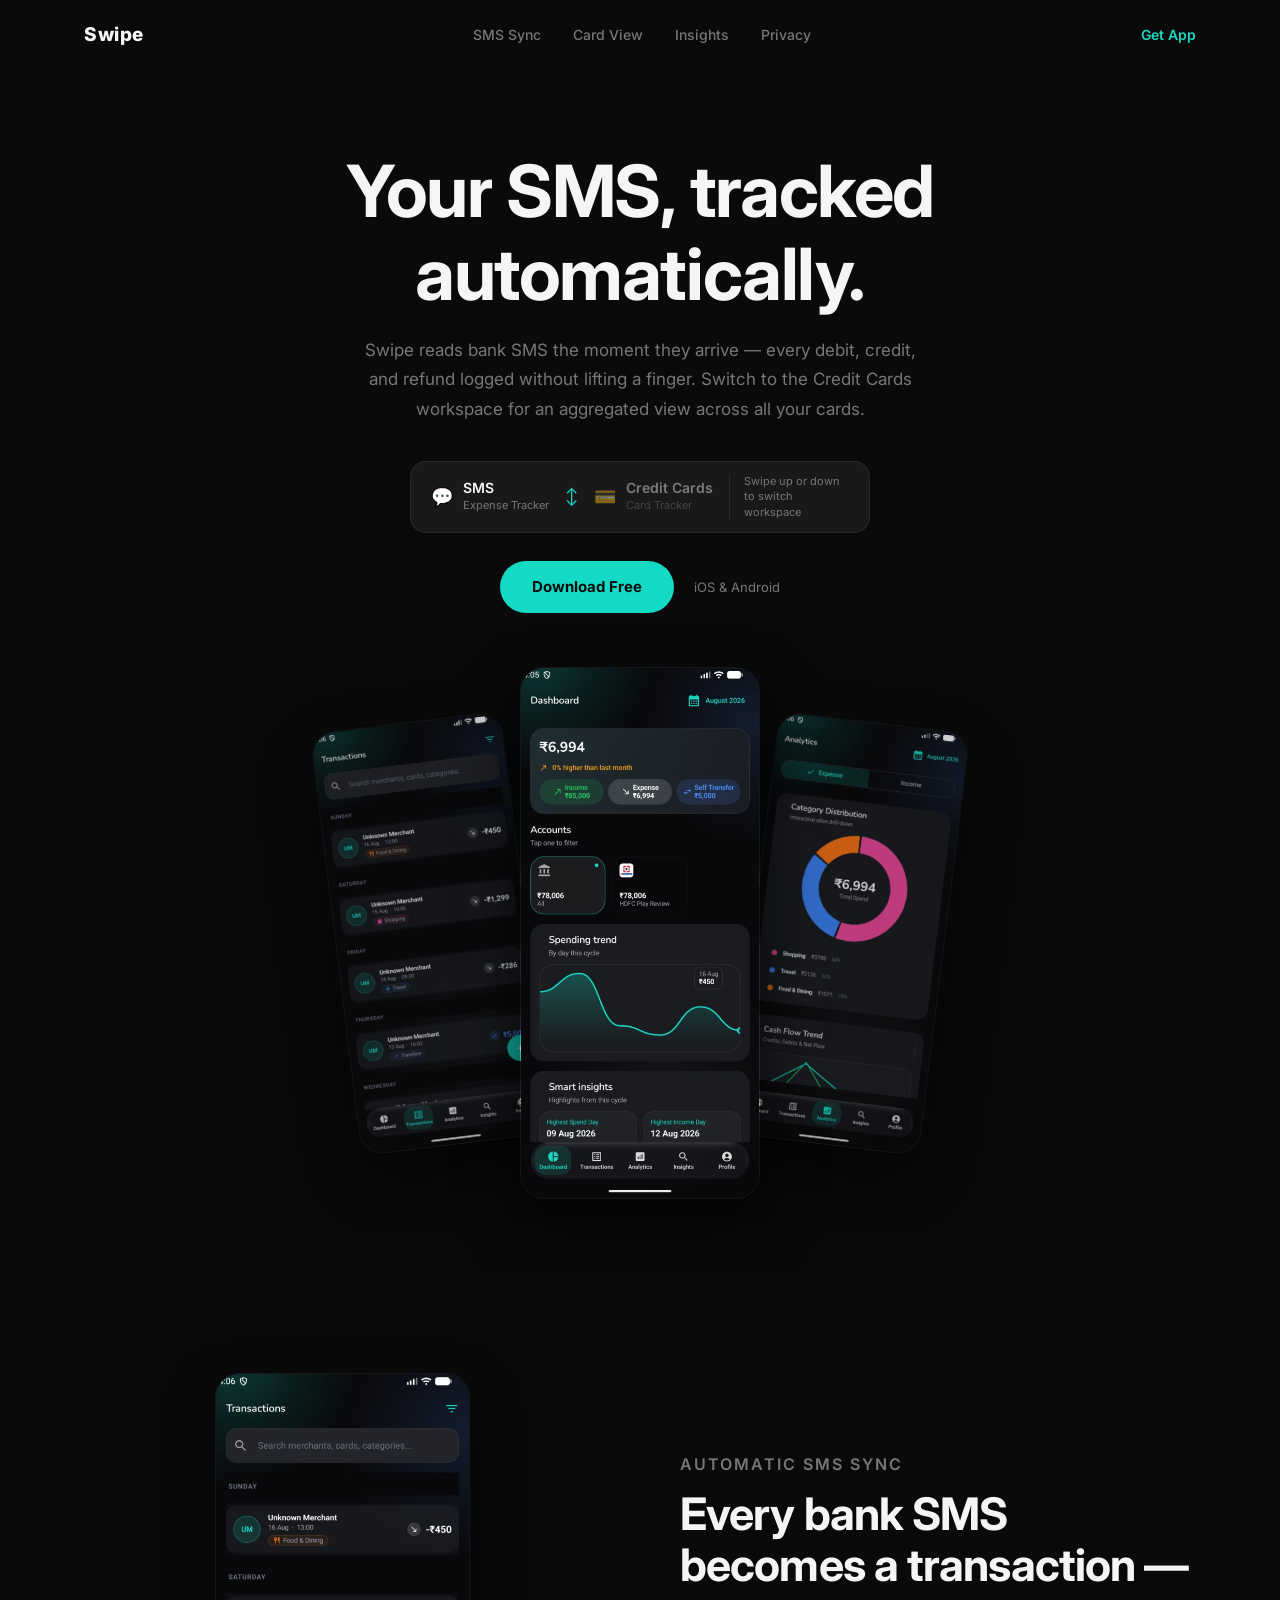
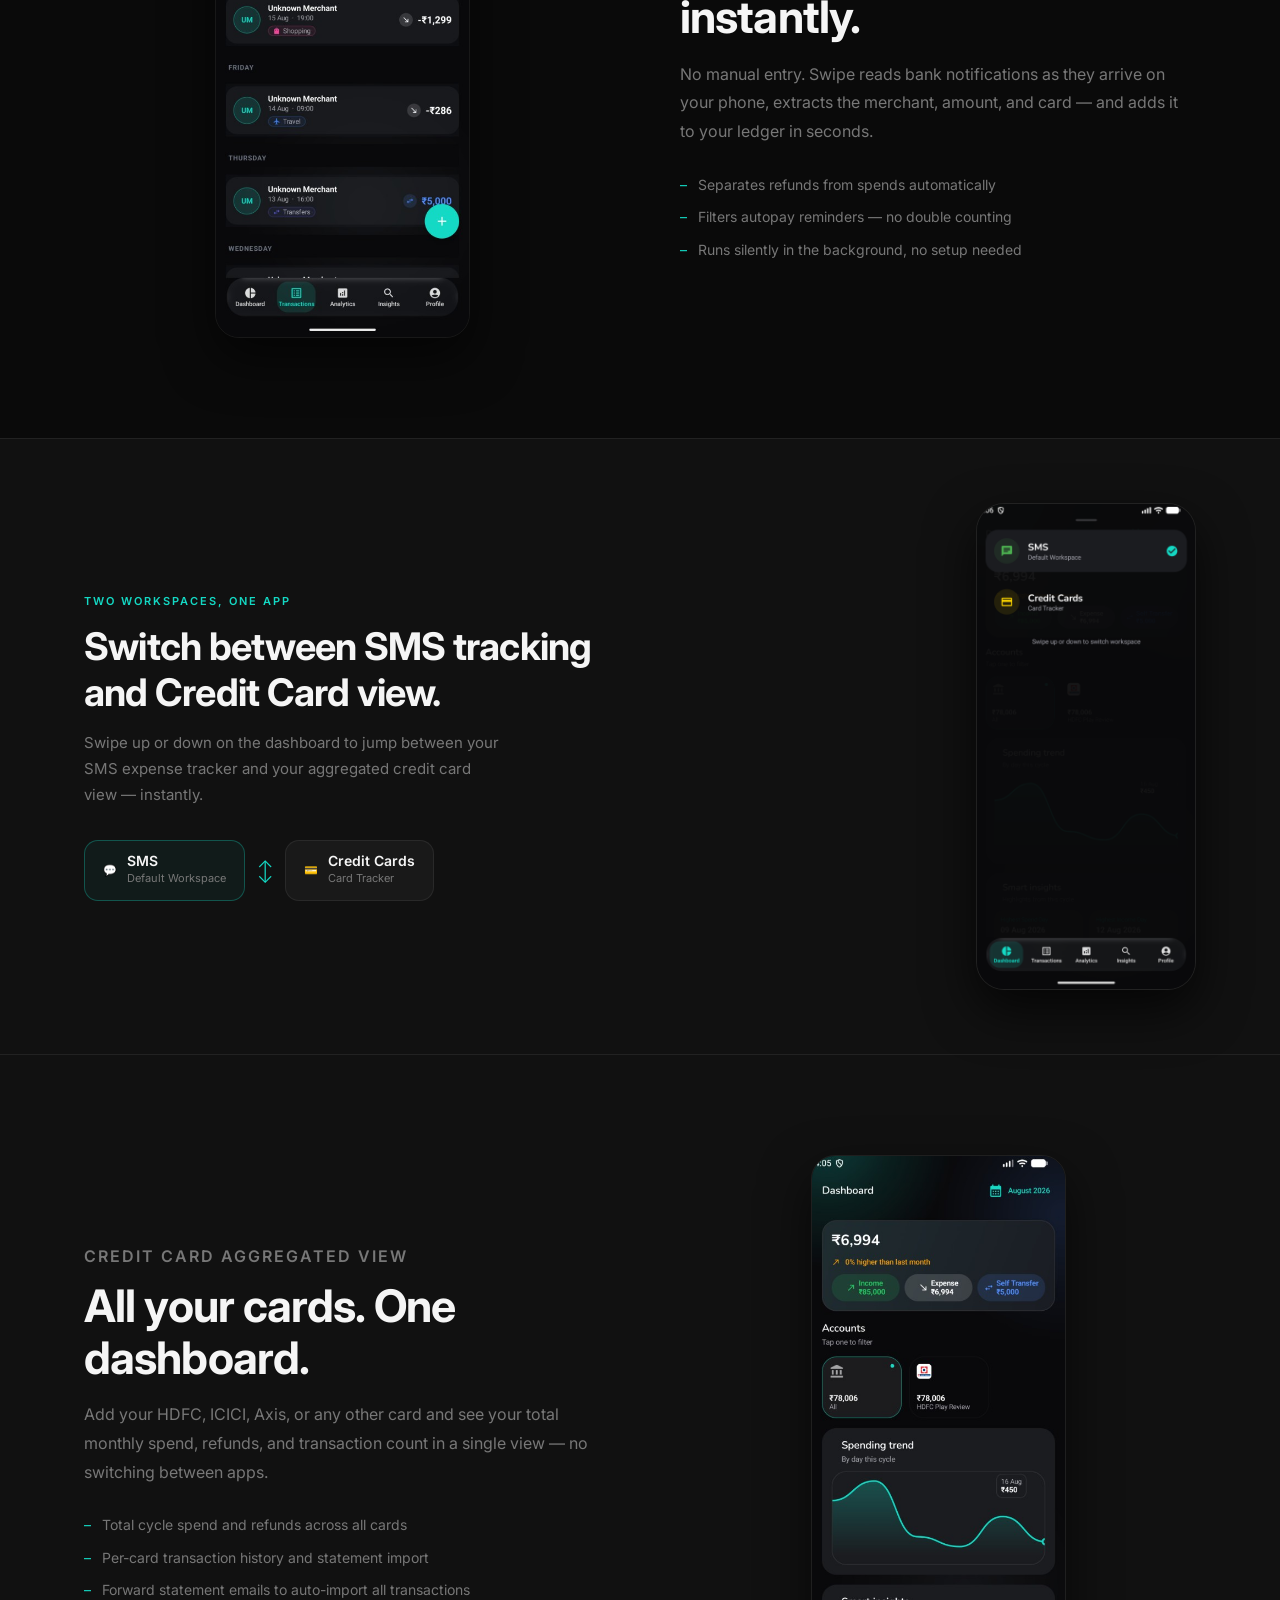
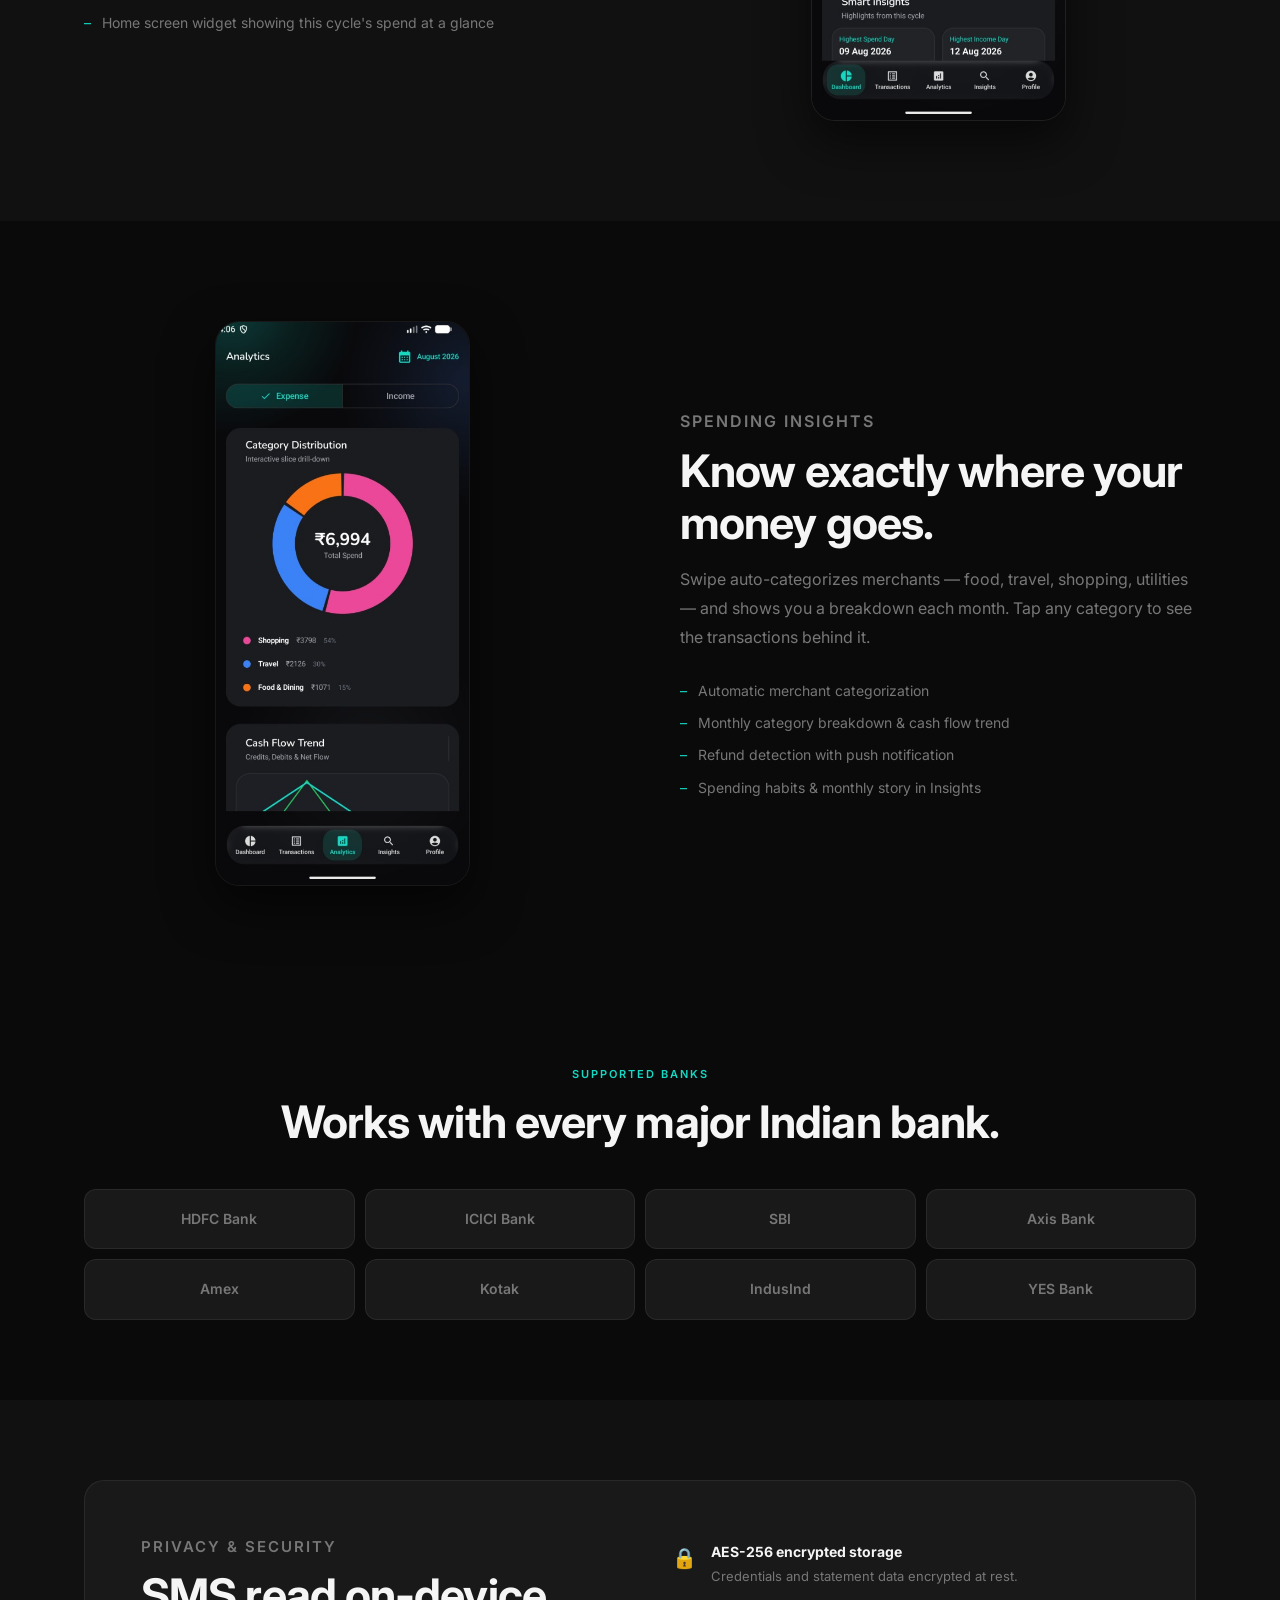
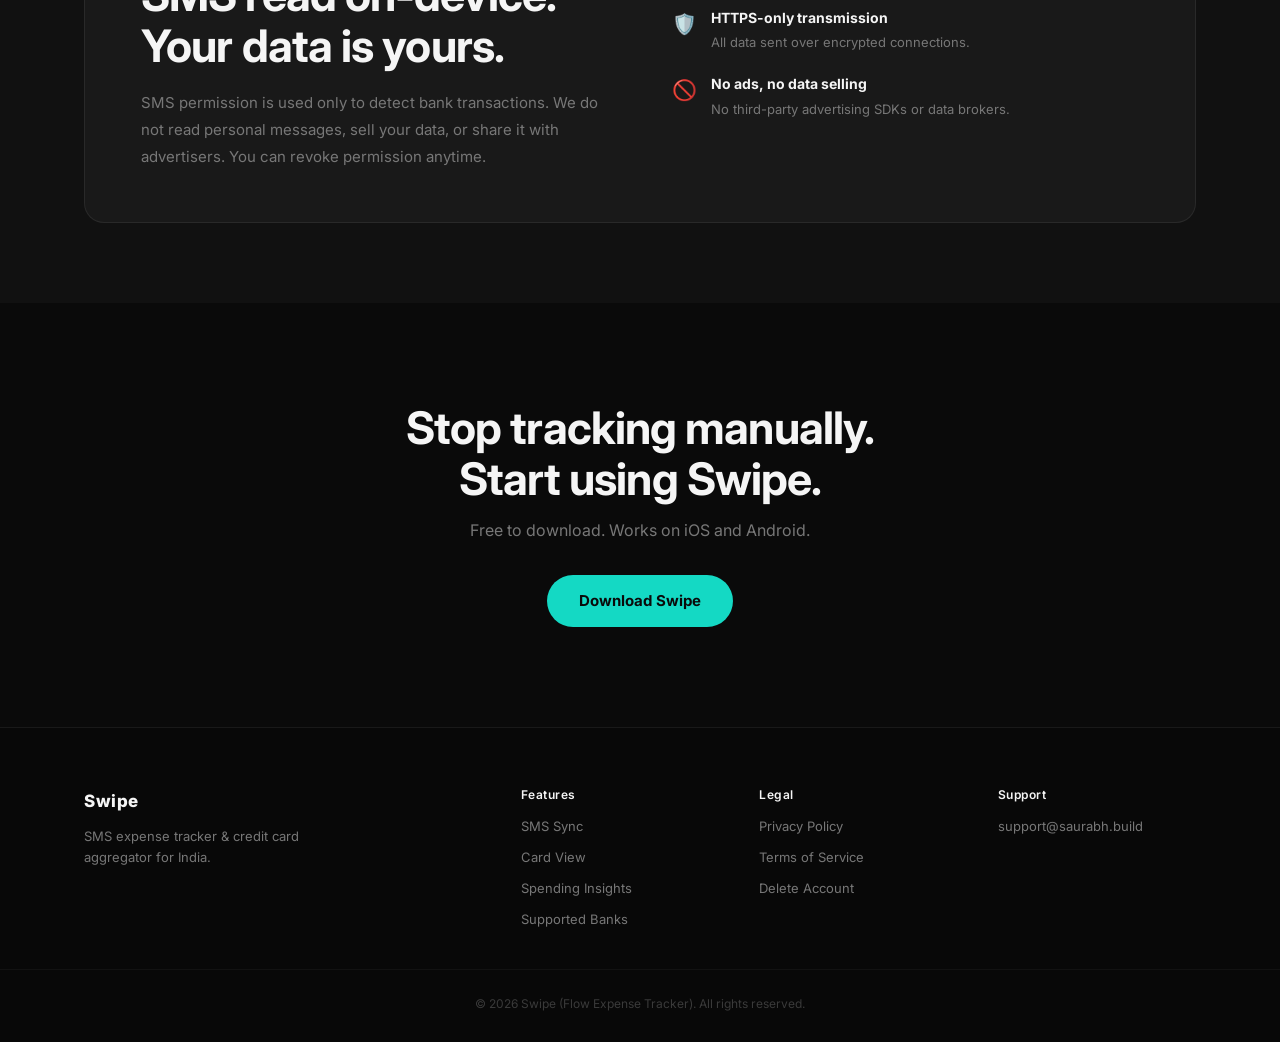
<file: index.html>
<!DOCTYPE html>
<html lang="en">

<head>
    <meta charset="UTF-8">
    <meta name="viewport" content="width=device-width, initial-scale=1.0">
    <title>Swipe — SMS Expense Tracker & Credit Card Aggregator</title>
    <meta name="description"
        content="Swipe reads your bank SMS to automatically log every transaction. Add your credit cards and see all your spending in one aggregated view.">
    <link rel="icon" type="image/svg+xml" href="favicon.svg">
    <link rel="shortcut icon" href="favicon.svg">
    <link rel="preconnect" href="https://fonts.googleapis.com">
    <link rel="preconnect" href="https://fonts.gstatic.com" crossorigin>
    <link href="https://fonts.googleapis.com/css2?family=Inter:wght@400;500;600;700;800&display=swap" rel="stylesheet">
    <link rel="stylesheet" href="styles.css">
</head>

<body>

    <!-- Navigation -->
    <header class="navbar" id="navbar">
        <div class="nav-container">
            <a href="index.html" class="brand">Swipe</a>
            <nav class="nav-links">
                <a href="#sms">SMS Sync</a>
                <a href="#cards">Card View</a>
                <a href="#insights">Insights</a>
                <a href="privacy.html">Privacy</a>
            </nav>
            <a href="#download" class="nav-cta">Get App</a>
            <button class="mobile-menu-btn" id="mobileMenuBtn" aria-label="Toggle Navigation">
                <span></span>
                <span></span>
            </button>
        </div>
    </header>

    <!-- Hero -->
    <section class="hero">
        <div class="hero-content">
            <h1>Your SMS,<br>tracked automatically.</h1>
            <p class="hero-sub">Swipe reads bank SMS the moment they arrive — every debit, credit, and refund logged
                without lifting a finger. Switch to the Credit Cards workspace for an aggregated view across all your
                cards.</p>
            <div class="workspace-pill">
                <div class="ws-item ws-active">
                    <span class="ws-icon">💬</span>
                    <div>
                        <span class="ws-name">SMS</span>
                        <span class="ws-desc">Expense Tracker</span>
                    </div>
                </div>
                <div class="ws-divider">↕</div>
                <div class="ws-item">
                    <span class="ws-icon">💳</span>
                    <div>
                        <span class="ws-name">Credit Cards</span>
                        <span class="ws-desc">Card Tracker</span>
                    </div>
                </div>
                <span class="ws-hint">Swipe up or down to switch workspace</span>
            </div>
            <div class="hero-cta">
                <a href="#download" class="btn-primary" id="heroDownload">Download Free</a>
                <span class="hero-note">iOS &amp; Android</span>
            </div>
        </div>

        <div class="hero-phones">
            <div class="hero-glow"></div>
            <img src="assets/transactions.png" alt="Transactions — SMS-detected expenses" class="phone phone-left">
            <img src="assets/dashboard.png" alt="Dashboard — aggregated card view" class="phone phone-center">
            <img src="assets/analytics.png" alt="Analytics — spending breakdown" class="phone phone-right">
        </div>
    </section>

    <!-- Feature 1: SMS Sync -->
    <section class="feature" id="sms">
        <div class="feature-inner">
            <div class="feature-phone-wrap fade-left">
                <img src="assets/transactions.png" alt="Transactions screen showing SMS-detected expenses"
                    class="phone-feature">
            </div>
            <div class="feature-text">
                <p class="label fade-up">Automatic SMS Sync</p>
                <h2 class="fade-up" style="transition-delay:80ms">Every bank SMS becomes a transaction — instantly.</h2>
                <p class="fade-up" style="transition-delay:160ms">No manual entry. Swipe reads bank notifications as
                    they arrive on your phone, extracts the merchant, amount, and card — and adds it to your ledger in
                    seconds.</p>
                <ul class="feature-list">
                    <li>Separates refunds from spends automatically</li>
                    <li>Filters autopay reminders — no double counting</li>
                    <li>Runs silently in the background, no setup needed</li>
                </ul>
            </div>
        </div>
    </section>

    <!-- Workspace switcher callout -->
    <div class="ws-switch-bar">
        <div class="container ws-switch-inner">
            <div class="ws-switch-text">
                <p class="label fade-up">Two Workspaces, One App</p>
                <h3 class="fade-up" style="transition-delay:80ms">Switch between SMS tracking<br>and Credit Card view.
                </h3>
                <p class="ws-switch-desc fade-up" style="transition-delay:160ms">Swipe up or down on the dashboard to
                    jump between your SMS expense tracker and your aggregated credit card view — instantly.</p>
                <div class="ws-modes">
                    <div class="ws-mode ws-mode-active">
                        <span class="ws-mode-icon">💬</span>
                        <div>
                            <strong>SMS</strong>
                            <span>Default Workspace</span>
                        </div>
                    </div>
                    <div class="ws-mode-arrow">↕</div>
                    <div class="ws-mode">
                        <span class="ws-mode-icon">💳</span>
                        <div>
                            <strong>Credit Cards</strong>
                            <span>Card Tracker</span>
                        </div>
                    </div>
                </div>
            </div>
            <div class="ws-switch-phone fade-right">
                <img src="assets/workspace-switch.png"
                    alt="Swipe workspace switcher — switch between SMS and Credit Cards" class="ws-phone-img">
            </div>
        </div>
    </div>

    <!-- Feature 2: Aggregated Card View -->
    <section class="feature feature-alt" id="cards">
        <div class="feature-inner reverse">
            <div class="feature-phone-wrap fade-right">
                <img src="assets/dashboard.png" alt="Dashboard showing aggregated credit card view"
                    class="phone-feature">
            </div>
            <div class="feature-text">
                <p class="label fade-up">Credit Card Aggregated View</p>
                <h2 class="fade-up" style="transition-delay:80ms">All your cards. One dashboard.</h2>
                <p class="fade-up" style="transition-delay:160ms">Add your HDFC, ICICI, Axis, or any other card and see
                    your total monthly spend, refunds, and transaction count in a single view — no switching between
                    apps.</p>
                <ul class="feature-list">
                    <li>Total cycle spend and refunds across all cards</li>
                    <li>Per-card transaction history and statement import</li>
                    <li>Forward statement emails to auto-import all transactions</li>
                    <li>Home screen widget showing this cycle's spend at a glance</li>
                </ul>
            </div>
        </div>
    </section>

    <!-- Feature 3: Categorization + Insights -->
    <section class="feature" id="insights">
        <div class="feature-inner">
            <div class="feature-phone-wrap fade-left">
                <img src="assets/analytics.png" alt="Analytics showing category breakdown" class="phone-feature">
            </div>
            <div class="feature-text">
                <p class="label fade-up">Spending Insights</p>
                <h2 class="fade-up" style="transition-delay:80ms">Know exactly where your money goes.</h2>
                <p class="fade-up" style="transition-delay:160ms">Swipe auto-categorizes merchants — food, travel,
                    shopping, utilities — and shows you a breakdown each month. Tap any category to see the transactions
                    behind it.</p>
                <ul class="feature-list">
                    <li>Automatic merchant categorization</li>
                    <li>Monthly category breakdown &amp; cash flow trend</li>
                    <li>Refund detection with push notification</li>
                    <li>Spending habits &amp; monthly story in Insights</li>
                </ul>
            </div>
        </div>
    </section>


    <!-- Supported Banks -->
    <section class="banks" id="banks">
        <div class="container">
            <p class="label center fade-up">Supported Banks</p>
            <h2 class="center fade-up" style="transition-delay:80ms">Works with every major Indian bank.</h2>
            <div class="bank-grid">
                <div class="bank-item">HDFC Bank</div>
                <div class="bank-item">ICICI Bank</div>
                <div class="bank-item">SBI</div>
                <div class="bank-item">Axis Bank</div>
                <div class="bank-item">Amex</div>
                <div class="bank-item">Kotak</div>
                <div class="bank-item">IndusInd</div>
                <div class="bank-item">YES Bank</div>
            </div>
        </div>
    </section>

    <!-- Privacy -->
    <section class="privacy-section" id="security">
        <div class="container">
            <div class="privacy-card">
                <div class="privacy-left fade-up">
                    <p class="label">Privacy &amp; Security</p>
                    <h2>SMS read on-device. Your data is yours.</h2>
                    <p>SMS permission is used only to detect bank transactions. We do not read personal messages, sell
                        your data, or share it with advertisers. You can revoke permission anytime.</p>
                </div>
                <div class="privacy-right">
                    <div class="privacy-item fade-up" style="transition-delay:80ms">
                        <span class="privacy-icon">🔒</span>
                        <div>
                            <strong>AES-256 encrypted storage</strong>
                            <p>Credentials and statement data encrypted at rest.</p>
                        </div>
                    </div>
                    <div class="privacy-item fade-up" style="transition-delay:160ms">
                        <span class="privacy-icon">🛡️</span>
                        <div>
                            <strong>HTTPS-only transmission</strong>
                            <p>All data sent over encrypted connections.</p>
                        </div>
                    </div>
                    <div class="privacy-item fade-up" style="transition-delay:240ms">
                        <span class="privacy-icon">🚫</span>
                        <div>
                            <strong>No ads, no data selling</strong>
                            <p>No third-party advertising SDKs or data brokers.</p>
                        </div>
                    </div>
                </div>
            </div>
        </div>
    </section>

    <!-- Download CTA -->
    <section class="cta" id="download">
        <div class="container">
            <div class="cta-inner">
                <h2 class="fade-up">Stop tracking manually. Start using Swipe.</h2>
                <p class="fade-up" style="transition-delay:100ms">Free to download. Works on iOS and Android.</p>
                <a href="#" class="btn-primary fade-scale" style="transition-delay:200ms" id="downloadCta">Download
                    Swipe</a>
            </div>
        </div>
    </section>

    <!-- Footer -->
    <footer class="footer">
        <div class="container footer-inner">
            <div class="footer-brand">
                <a href="index.html" class="brand">Swipe</a>
                <p>SMS expense tracker &amp; credit card aggregator for India.</p>
            </div>
            <div class="footer-col">
                <h4>Features</h4>
                <a href="#sms">SMS Sync</a>
                <a href="#cards">Card View</a>
                <a href="#insights">Spending Insights</a>
                <a href="#banks">Supported Banks</a>
            </div>
            <div class="footer-col">
                <h4>Legal</h4>
                <a href="privacy.html">Privacy Policy</a>
                <a href="terms.html">Terms of Service</a>
                <a href="delete-account.html">Delete Account</a>
            </div>
            <div class="footer-col">
                <h4>Support</h4>
                <a href="mailto:support@saurabh.build">support@saurabh.build</a>
            </div>
        </div>
        <div class="footer-bottom">
            <p>© 2026 Swipe (Flow Expense Tracker). All rights reserved.</p>
        </div>
    </footer>

    <script src="main.js"></script>
</body>

</html>
</file>
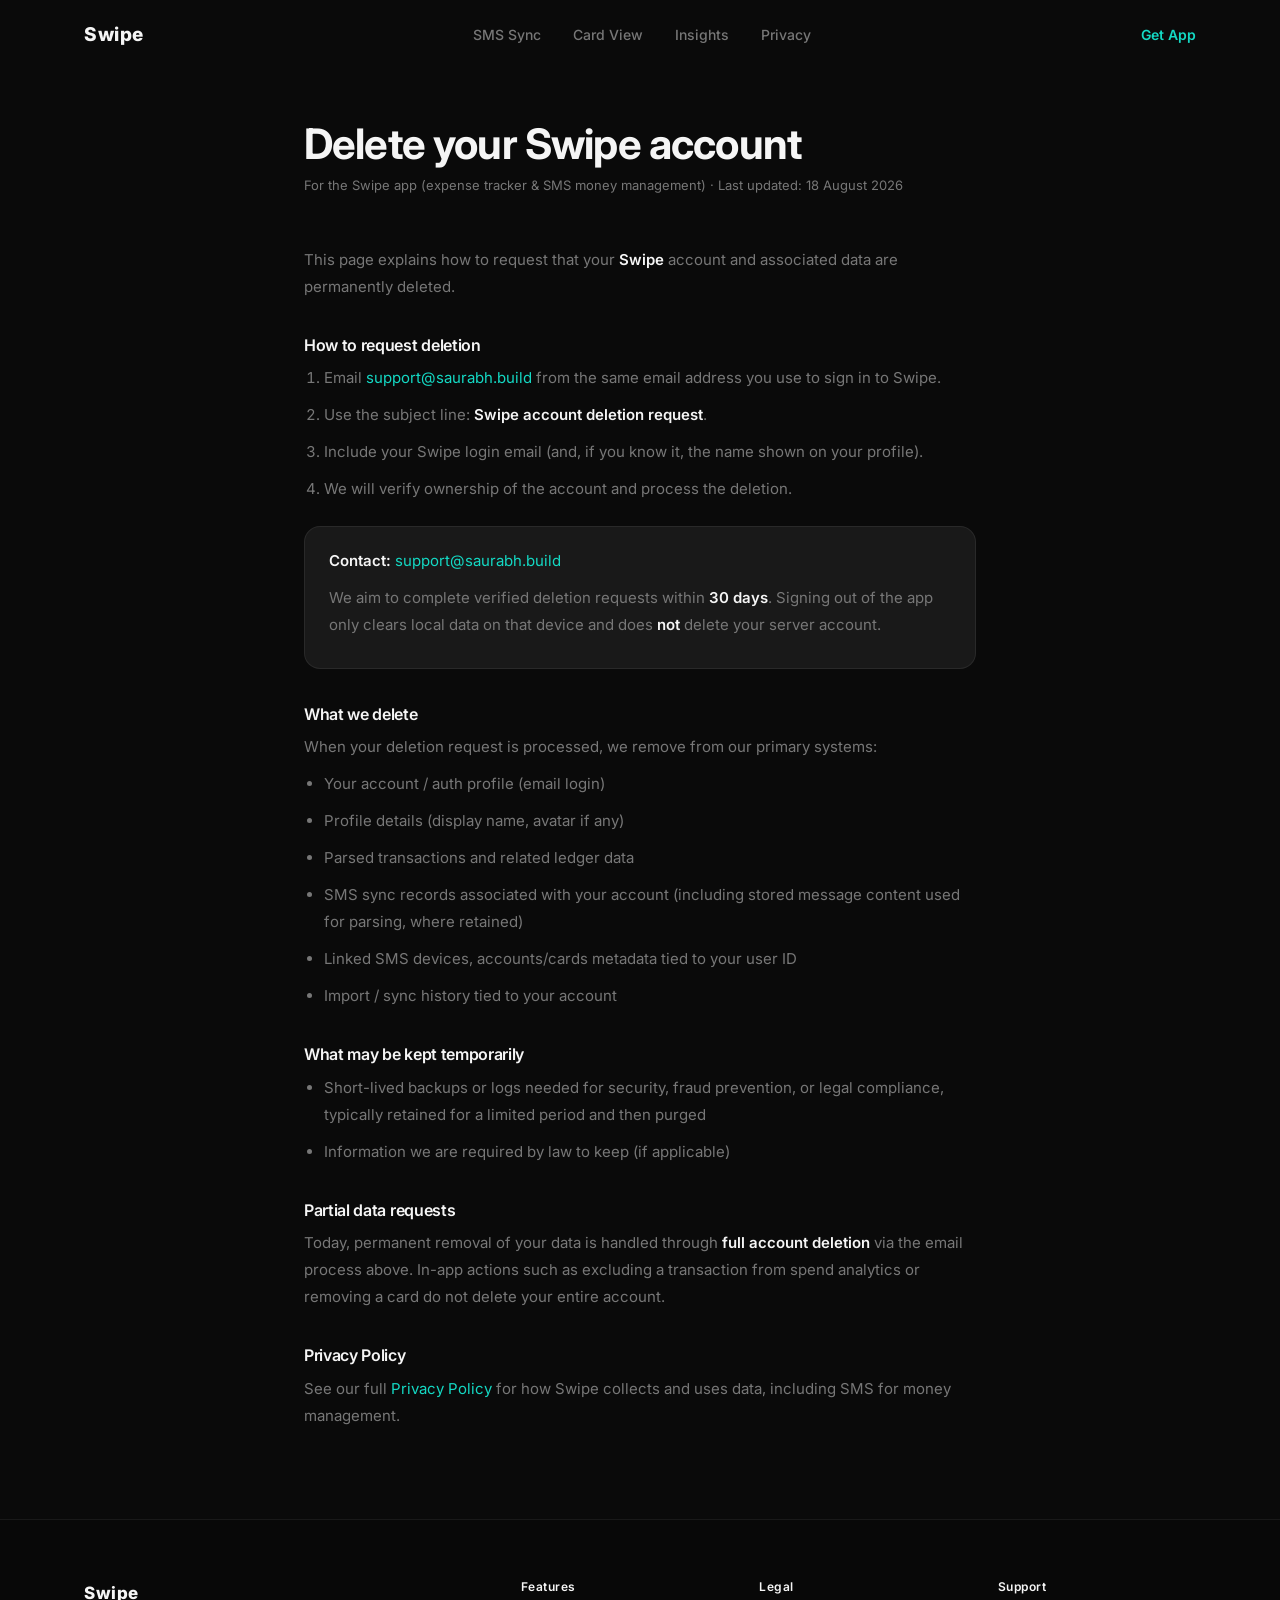
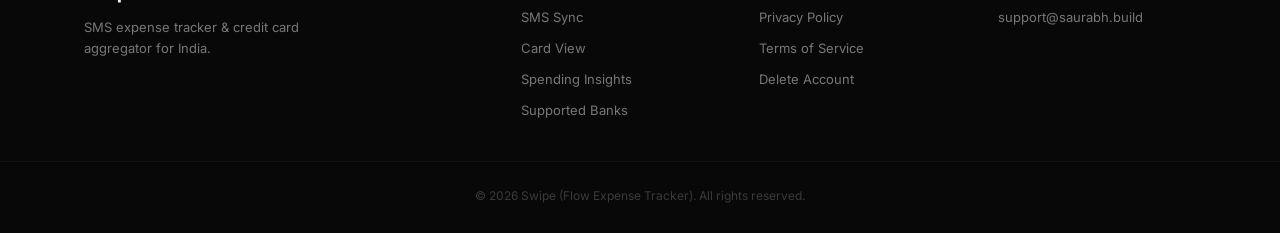
<file: delete-account.html>
<!DOCTYPE html>
<html lang="en">
<head>
    <meta charset="UTF-8">
    <meta name="viewport" content="width=device-width, initial-scale=1.0">
    <title>Delete your Swipe account</title>
    <meta name="description" content="How to request deletion of your Swipe account and associated data.">
    <link rel="icon" type="image/svg+xml" href="favicon.svg">
    <link rel="shortcut icon" href="favicon.svg">
    <link rel="preconnect" href="https://fonts.googleapis.com">
    <link rel="preconnect" href="https://fonts.gstatic.com" crossorigin>
    <link href="https://fonts.googleapis.com/css2?family=Inter:wght@400;500;600;700;800&display=swap" rel="stylesheet">
    <link rel="stylesheet" href="styles.css">
    <style>
        .legal {
            max-width: 720px;
            margin: 0 auto;
            padding: 120px 24px 80px;
        }
        .legal h1 {
            font-size: clamp(28px, 4vw, 42px);
            margin-bottom: 6px;
        }
        .legal .meta {
            font-size: 13px;
            color: var(--text-muted);
            margin-bottom: 48px;
        }
        .legal h2 {
            font-size: 16px;
            font-weight: 600;
            margin: 36px 0 10px;
            color: var(--text);
        }
        .legal p, .legal li {
            font-size: 15px;
            color: var(--text-muted);
            line-height: 1.8;
            margin-bottom: 10px;
        }
        .legal ul, .legal ol {
            padding-left: 20px;
            margin-bottom: 12px;
        }
        .legal a { color: var(--accent); }
        .legal strong { color: var(--text); font-weight: 600; }
        .legal .callout {
            border: 1px solid var(--border);
            background: var(--bg-card);
            border-radius: 16px;
            padding: 20px 24px;
            margin: 24px 0;
        }
    </style>
</head>
<body>

    <!-- Navigation -->
    <header class="navbar" id="navbar">
        <div class="nav-container">
            <a href="index.html" class="brand">Swipe</a>
            <nav class="nav-links">
                <a href="index.html#sms">SMS Sync</a>
                <a href="index.html#cards">Card View</a>
                <a href="index.html#insights">Insights</a>
                <a href="privacy.html">Privacy</a>
            </nav>
            <a href="index.html#download" class="nav-cta">Get App</a>
            <button class="mobile-menu-btn" id="mobileMenuBtn" aria-label="Toggle Navigation">
                <span></span>
                <span></span>
            </button>
        </div>
    </header>

    <main class="legal">
        <h1>Delete your Swipe account</h1>
        <p class="meta">For the Swipe app (expense tracker &amp; SMS money management) · Last updated: 18 August 2026</p>

        <p>This page explains how to request that your <strong>Swipe</strong> account and associated data are permanently deleted.</p>

        <h2>How to request deletion</h2>
        <ol>
            <li>Email <a href="mailto:support@saurabh.build?subject=Swipe%20account%20deletion%20request">support@saurabh.build</a> from the same email address you use to sign in to Swipe.</li>
            <li>Use the subject line: <strong>Swipe account deletion request</strong>.</li>
            <li>Include your Swipe login email (and, if you know it, the name shown on your profile).</li>
            <li>We will verify ownership of the account and process the deletion.</li>
        </ol>

        <div class="callout">
            <p><strong>Contact:</strong> <a href="mailto:support@saurabh.build">support@saurabh.build</a></p>
            <p>We aim to complete verified deletion requests within <strong>30 days</strong>. Signing out of the app only clears local data on that device and does <strong>not</strong> delete your server account.</p>
        </div>

        <h2>What we delete</h2>
        <p>When your deletion request is processed, we remove from our primary systems:</p>
        <ul>
            <li>Your account / auth profile (email login)</li>
            <li>Profile details (display name, avatar if any)</li>
            <li>Parsed transactions and related ledger data</li>
            <li>SMS sync records associated with your account (including stored message content used for parsing, where retained)</li>
            <li>Linked SMS devices, accounts/cards metadata tied to your user ID</li>
            <li>Import / sync history tied to your account</li>
        </ul>

        <h2>What may be kept temporarily</h2>
        <ul>
            <li>Short-lived backups or logs needed for security, fraud prevention, or legal compliance, typically retained for a limited period and then purged</li>
            <li>Information we are required by law to keep (if applicable)</li>
        </ul>

        <h2>Partial data requests</h2>
        <p>Today, permanent removal of your data is handled through <strong>full account deletion</strong> via the email process above. In-app actions such as excluding a transaction from spend analytics or removing a card do not delete your entire account.</p>

        <h2>Privacy Policy</h2>
        <p>See our full <a href="privacy.html">Privacy Policy</a> for how Swipe collects and uses data, including SMS for money management.</p>
    </main>

    <footer class="footer">
        <div class="container footer-inner">
            <div class="footer-brand">
                <a href="index.html" class="brand">Swipe</a>
                <p>SMS expense tracker &amp; credit card aggregator for India.</p>
            </div>
            <div class="footer-col">
                <h4>Features</h4>
                <a href="index.html#sms">SMS Sync</a>
                <a href="index.html#cards">Card View</a>
                <a href="index.html#insights">Spending Insights</a>
                <a href="index.html#banks">Supported Banks</a>
            </div>
            <div class="footer-col">
                <h4>Legal</h4>
                <a href="privacy.html">Privacy Policy</a>
                <a href="terms.html">Terms of Service</a>
                <a href="delete-account.html">Delete Account</a>
            </div>
            <div class="footer-col">
                <h4>Support</h4>
                <a href="mailto:support@saurabh.build">support@saurabh.build</a>
            </div>
        </div>
        <div class="footer-bottom">
            <p>© 2026 Swipe (Flow Expense Tracker). All rights reserved.</p>
        </div>
    </footer>

    <script src="main.js"></script>
</body>
</html>
</file>
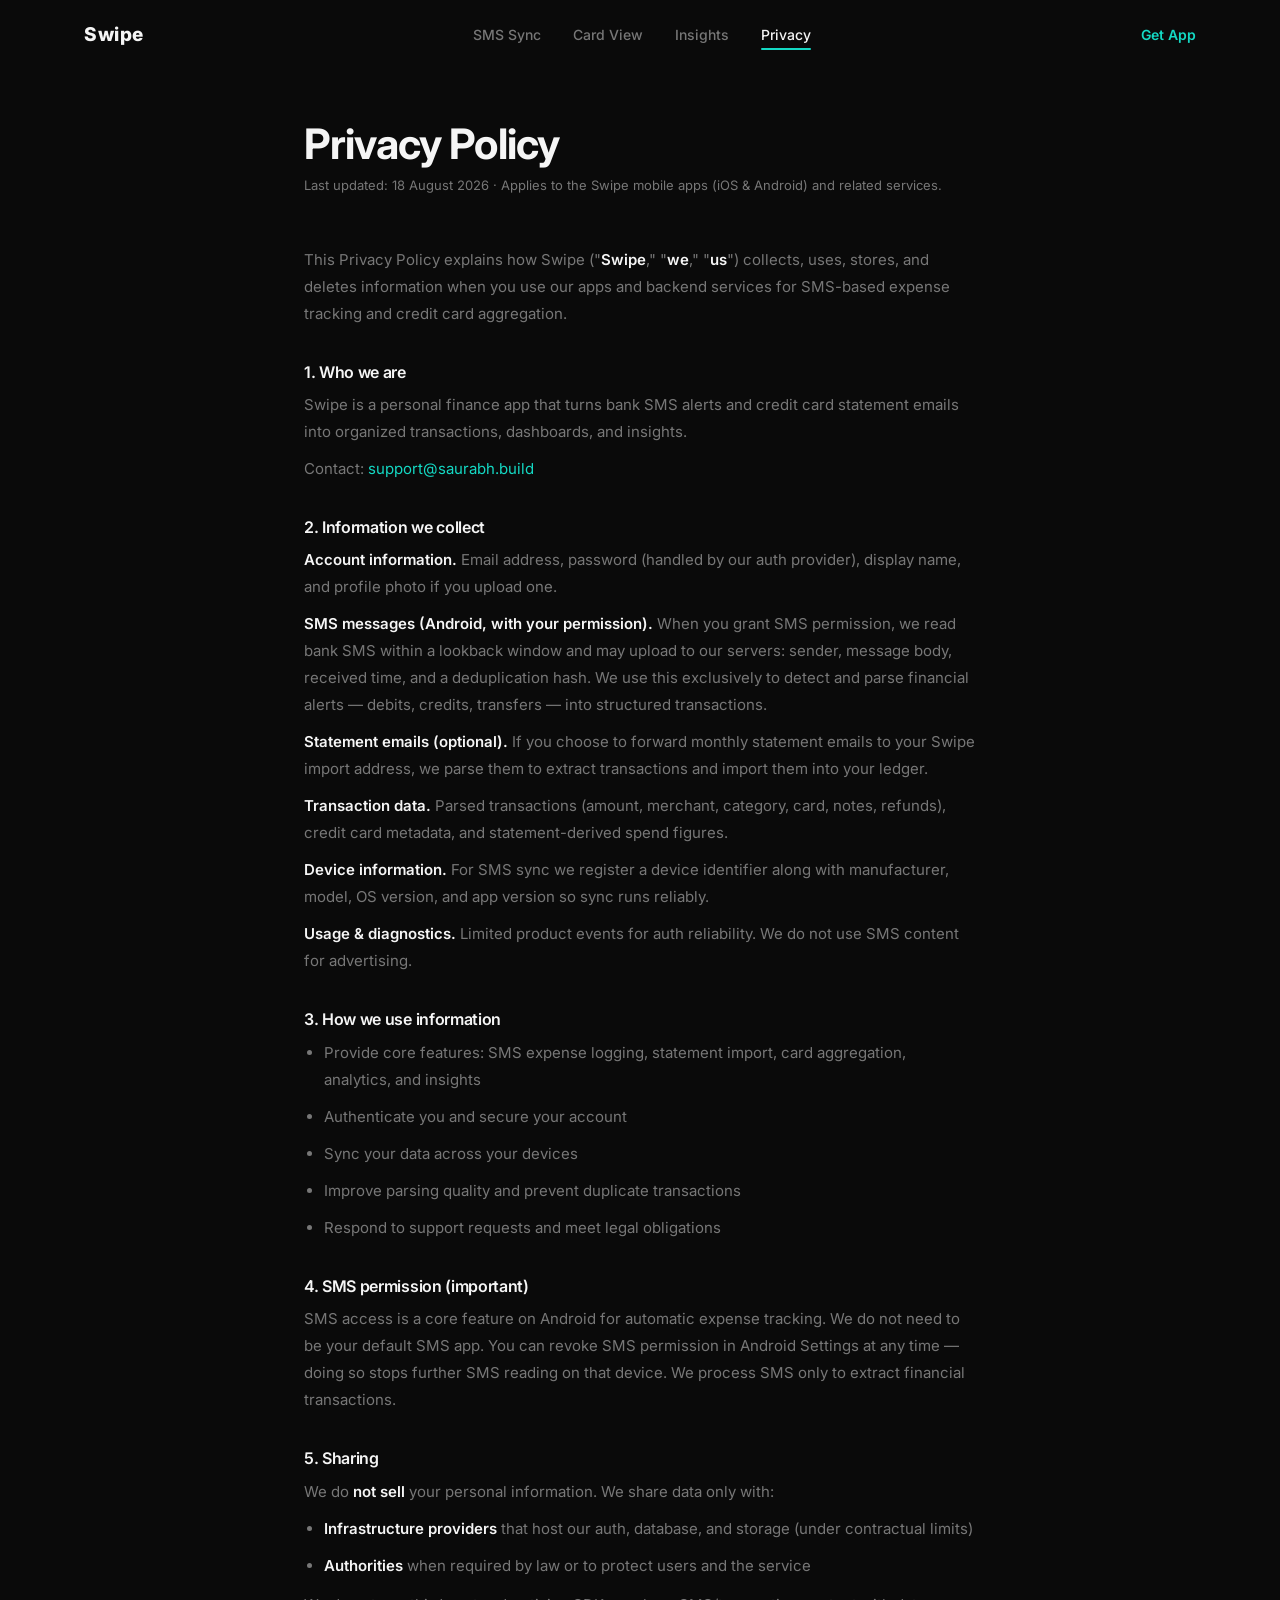
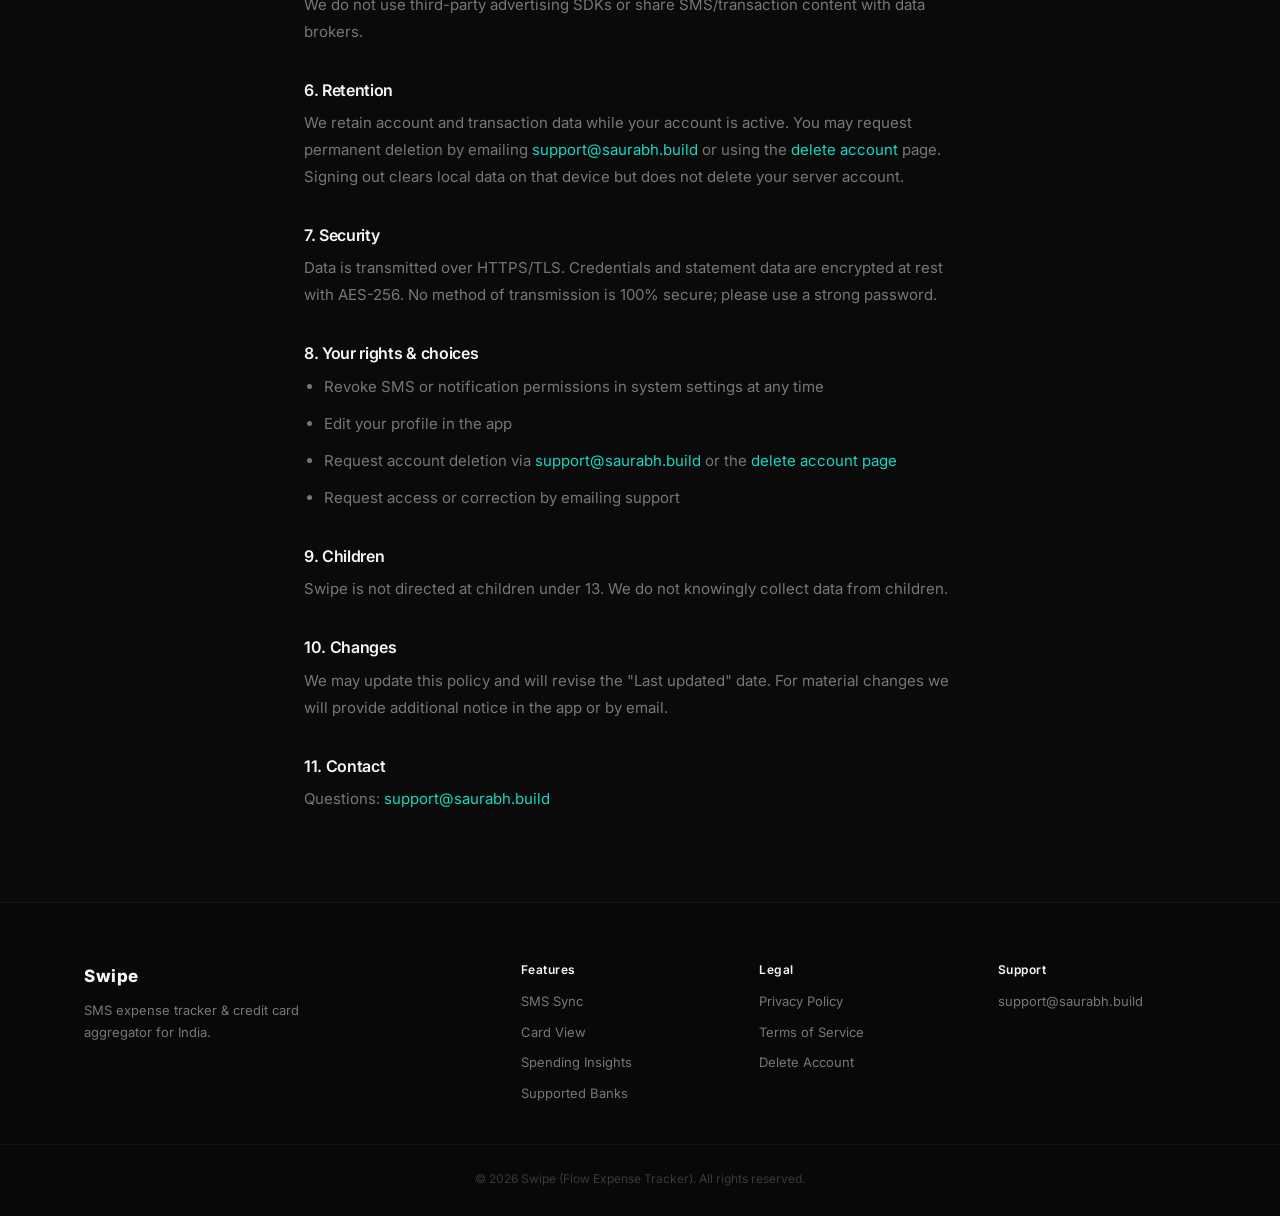
<file: privacy.html>
<!DOCTYPE html>
<html lang="en">
<head>
    <meta charset="UTF-8">
    <meta name="viewport" content="width=device-width, initial-scale=1.0">
    <title>Privacy Policy — Swipe</title>
    <meta name="description" content="Privacy Policy for Swipe, the SMS expense tracker and credit card aggregator.">
    <link rel="icon" type="image/svg+xml" href="favicon.svg">
    <link rel="shortcut icon" href="favicon.svg">
    <link rel="preconnect" href="https://fonts.googleapis.com">
    <link rel="preconnect" href="https://fonts.gstatic.com" crossorigin>
    <link href="https://fonts.googleapis.com/css2?family=Inter:wght@400;500;600;700;800&display=swap" rel="stylesheet">
    <link rel="stylesheet" href="styles.css">
    <style>
        .legal {
            max-width: 720px;
            margin: 0 auto;
            padding: 120px 24px 80px;
        }
        .legal h1 {
            font-size: clamp(28px, 4vw, 42px);
            margin-bottom: 6px;
        }
        .legal .meta {
            font-size: 13px;
            color: var(--text-muted);
            margin-bottom: 48px;
        }
        .legal h2 {
            font-size: 16px;
            font-weight: 600;
            margin: 36px 0 10px;
            color: var(--text);
        }
        .legal p, .legal li {
            font-size: 15px;
            color: var(--text-muted);
            line-height: 1.8;
            margin-bottom: 10px;
        }
        .legal ul {
            padding-left: 20px;
            margin-bottom: 12px;
        }
        .legal a { color: var(--accent); }
        .legal strong { color: var(--text); font-weight: 600; }
    </style>
</head>
<body>

    <!-- Navigation -->
    <header class="navbar" id="navbar">
        <div class="nav-container">
            <a href="index.html" class="brand">Swipe</a>
            <nav class="nav-links">
                <a href="index.html#sms">SMS Sync</a>
                <a href="index.html#cards">Card View</a>
                <a href="index.html#insights">Insights</a>
                <a href="privacy.html" class="nav-active">Privacy</a>
            </nav>
            <a href="index.html#download" class="nav-cta">Get App</a>
            <button class="mobile-menu-btn" id="mobileMenuBtn" aria-label="Toggle Navigation">
                <span></span>
                <span></span>
            </button>
        </div>
    </header>

    <main class="legal">
        <h1>Privacy Policy</h1>
        <p class="meta">Last updated: 18 August 2026 · Applies to the Swipe mobile apps (iOS &amp; Android) and related services.</p>

        <p>This Privacy Policy explains how Swipe ("<strong>Swipe</strong>," "<strong>we</strong>," "<strong>us</strong>") collects, uses, stores, and deletes information when you use our apps and backend services for SMS-based expense tracking and credit card aggregation.</p>

        <h2>1. Who we are</h2>
        <p>Swipe is a personal finance app that turns bank SMS alerts and credit card statement emails into organized transactions, dashboards, and insights.</p>
        <p>Contact: <a href="mailto:support@saurabh.build">support@saurabh.build</a></p>

        <h2>2. Information we collect</h2>
        <p><strong>Account information.</strong> Email address, password (handled by our auth provider), display name, and profile photo if you upload one.</p>
        <p><strong>SMS messages (Android, with your permission).</strong> When you grant SMS permission, we read bank SMS within a lookback window and may upload to our servers: sender, message body, received time, and a deduplication hash. We use this exclusively to detect and parse financial alerts — debits, credits, transfers — into structured transactions.</p>
        <p><strong>Statement emails (optional).</strong> If you choose to forward monthly statement emails to your Swipe import address, we parse them to extract transactions and import them into your ledger.</p>
        <p><strong>Transaction data.</strong> Parsed transactions (amount, merchant, category, card, notes, refunds), credit card metadata, and statement-derived spend figures.</p>
        <p><strong>Device information.</strong> For SMS sync we register a device identifier along with manufacturer, model, OS version, and app version so sync runs reliably.</p>
        <p><strong>Usage &amp; diagnostics.</strong> Limited product events for auth reliability. We do not use SMS content for advertising.</p>

        <h2>3. How we use information</h2>
        <ul>
            <li>Provide core features: SMS expense logging, statement import, card aggregation, analytics, and insights</li>
            <li>Authenticate you and secure your account</li>
            <li>Sync your data across your devices</li>
            <li>Improve parsing quality and prevent duplicate transactions</li>
            <li>Respond to support requests and meet legal obligations</li>
        </ul>

        <h2>4. SMS permission (important)</h2>
        <p>SMS access is a core feature on Android for automatic expense tracking. We do not need to be your default SMS app. You can revoke SMS permission in Android Settings at any time — doing so stops further SMS reading on that device. We process SMS only to extract financial transactions.</p>

        <h2>5. Sharing</h2>
        <p>We do <strong>not sell</strong> your personal information. We share data only with:</p>
        <ul>
            <li><strong>Infrastructure providers</strong> that host our auth, database, and storage (under contractual limits)</li>
            <li><strong>Authorities</strong> when required by law or to protect users and the service</li>
        </ul>
        <p>We do not use third-party advertising SDKs or share SMS/transaction content with data brokers.</p>

        <h2>6. Retention</h2>
        <p>We retain account and transaction data while your account is active. You may request permanent deletion by emailing <a href="mailto:support@saurabh.build">support@saurabh.build</a> or using the <a href="delete-account.html">delete account</a> page. Signing out clears local data on that device but does not delete your server account.</p>

        <h2>7. Security</h2>
        <p>Data is transmitted over HTTPS/TLS. Credentials and statement data are encrypted at rest with AES-256. No method of transmission is 100% secure; please use a strong password.</p>

        <h2>8. Your rights &amp; choices</h2>
        <ul>
            <li>Revoke SMS or notification permissions in system settings at any time</li>
            <li>Edit your profile in the app</li>
            <li>Request account deletion via <a href="mailto:support@saurabh.build">support@saurabh.build</a> or the <a href="delete-account.html">delete account page</a></li>
            <li>Request access or correction by emailing support</li>
        </ul>

        <h2>9. Children</h2>
        <p>Swipe is not directed at children under 13. We do not knowingly collect data from children.</p>

        <h2>10. Changes</h2>
        <p>We may update this policy and will revise the "Last updated" date. For material changes we will provide additional notice in the app or by email.</p>

        <h2>11. Contact</h2>
        <p>Questions: <a href="mailto:support@saurabh.build">support@saurabh.build</a></p>
    </main>

    <footer class="footer">
        <div class="container footer-inner">
            <div class="footer-brand">
                <a href="index.html" class="brand">Swipe</a>
                <p>SMS expense tracker &amp; credit card aggregator for India.</p>
            </div>
            <div class="footer-col">
                <h4>Features</h4>
                <a href="index.html#sms">SMS Sync</a>
                <a href="index.html#cards">Card View</a>
                <a href="index.html#insights">Spending Insights</a>
                <a href="index.html#banks">Supported Banks</a>
            </div>
            <div class="footer-col">
                <h4>Legal</h4>
                <a href="privacy.html">Privacy Policy</a>
                <a href="terms.html">Terms of Service</a>
                <a href="delete-account.html">Delete Account</a>
            </div>
            <div class="footer-col">
                <h4>Support</h4>
                <a href="mailto:support@saurabh.build">support@saurabh.build</a>
            </div>
        </div>
        <div class="footer-bottom">
            <p>© 2026 Swipe (Flow Expense Tracker). All rights reserved.</p>
        </div>
    </footer>

    <script src="main.js"></script>
</body>
</html>
</file>
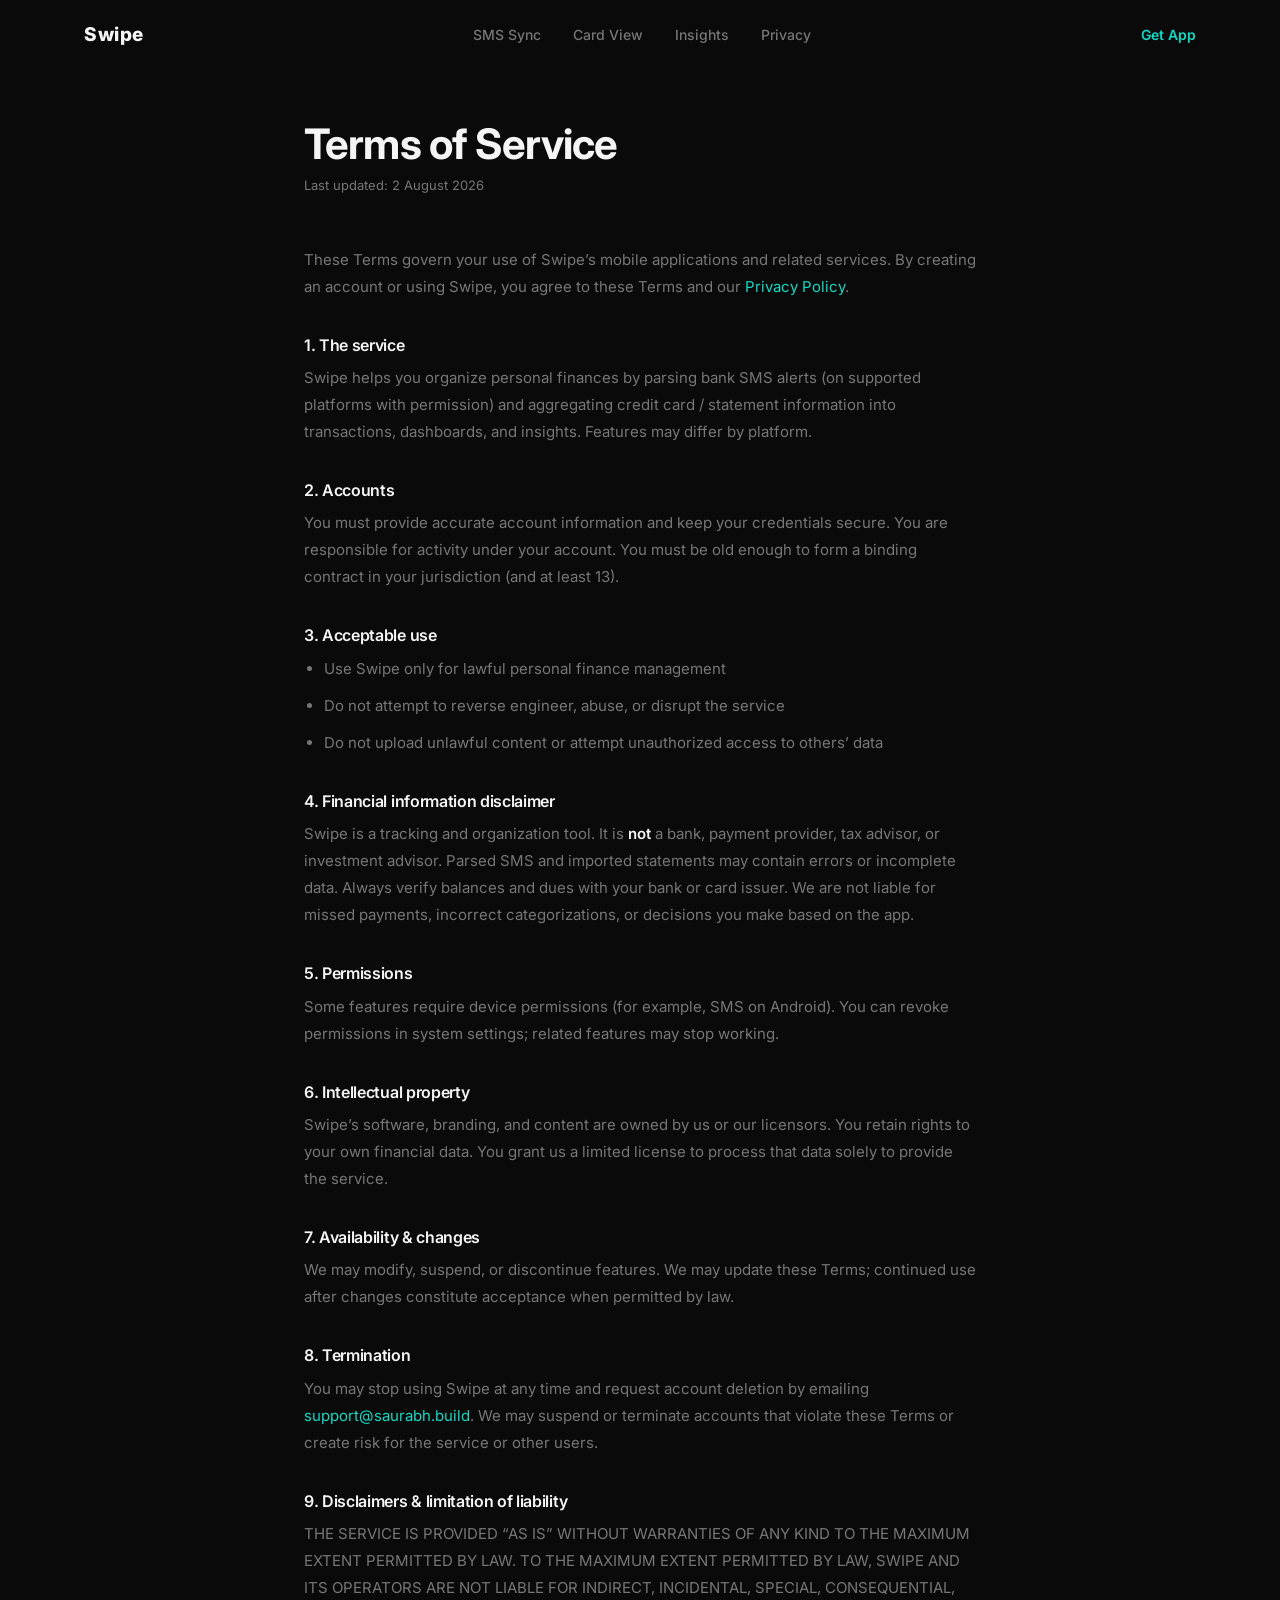
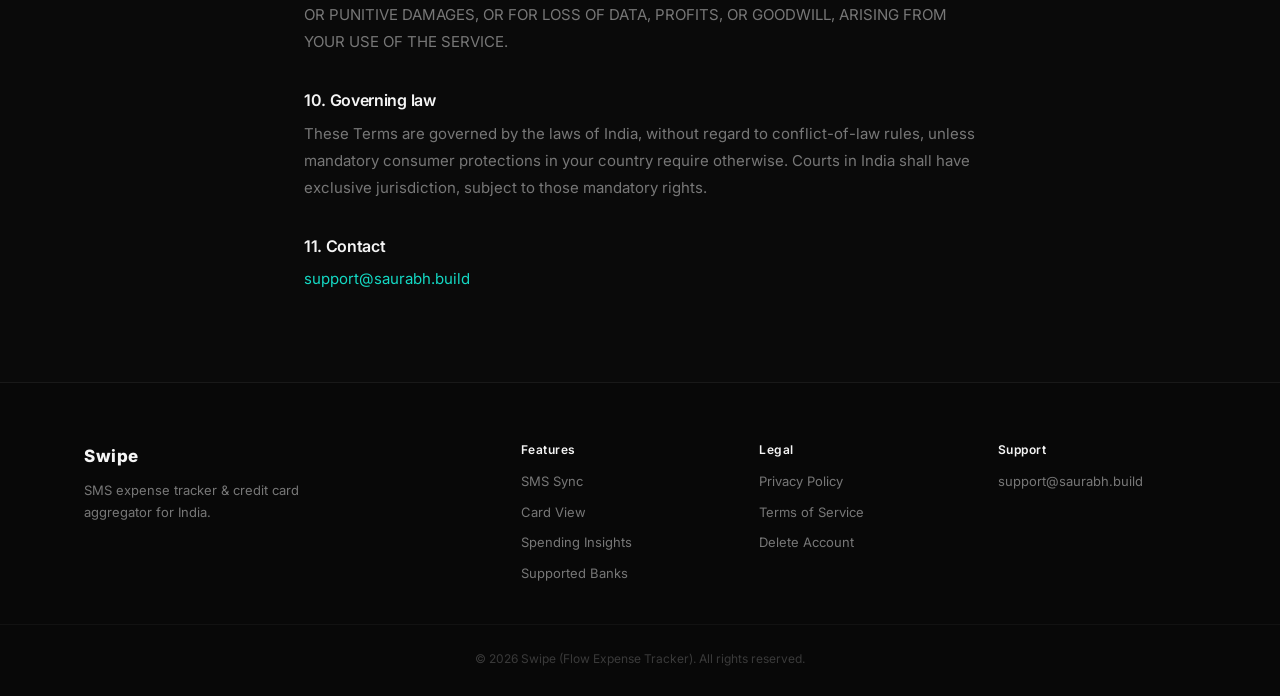
<file: terms.html>
<!DOCTYPE html>
<html lang="en">
<head>
    <meta charset="UTF-8">
    <meta name="viewport" content="width=device-width, initial-scale=1.0">
    <title>Terms of Service — Swipe</title>
    <meta name="description" content="Terms of Service for the Swipe expense tracker app.">
    <link rel="icon" type="image/svg+xml" href="favicon.svg">
    <link rel="shortcut icon" href="favicon.svg">
    <link rel="preconnect" href="https://fonts.googleapis.com">
    <link rel="preconnect" href="https://fonts.gstatic.com" crossorigin>
    <link href="https://fonts.googleapis.com/css2?family=Inter:wght@400;500;600;700;800&display=swap" rel="stylesheet">
    <link rel="stylesheet" href="styles.css">
    <style>
        .legal {
            max-width: 720px;
            margin: 0 auto;
            padding: 120px 24px 80px;
        }
        .legal h1 {
            font-size: clamp(28px, 4vw, 42px);
            margin-bottom: 6px;
        }
        .legal .meta {
            font-size: 13px;
            color: var(--text-muted);
            margin-bottom: 48px;
        }
        .legal h2 {
            font-size: 16px;
            font-weight: 600;
            margin: 36px 0 10px;
            color: var(--text);
        }
        .legal p, .legal li {
            font-size: 15px;
            color: var(--text-muted);
            line-height: 1.8;
            margin-bottom: 10px;
        }
        .legal ul {
            padding-left: 20px;
            margin-bottom: 12px;
        }
        .legal a { color: var(--accent); }
        .legal strong { color: var(--text); font-weight: 600; }
    </style>
</head>
<body>

    <!-- Navigation -->
    <header class="navbar" id="navbar">
        <div class="nav-container">
            <a href="index.html" class="brand">Swipe</a>
            <nav class="nav-links">
                <a href="index.html#sms">SMS Sync</a>
                <a href="index.html#cards">Card View</a>
                <a href="index.html#insights">Insights</a>
                <a href="privacy.html">Privacy</a>
            </nav>
            <a href="index.html#download" class="nav-cta">Get App</a>
            <button class="mobile-menu-btn" id="mobileMenuBtn" aria-label="Toggle Navigation">
                <span></span>
                <span></span>
            </button>
        </div>
    </header>

    <main class="legal">
        <h1>Terms of Service</h1>
        <p class="meta">Last updated: 2 August 2026</p>

        <p>These Terms govern your use of Swipe’s mobile applications and related services. By creating an account or using Swipe, you agree to these Terms and our <a href="privacy.html">Privacy Policy</a>.</p>

        <h2>1. The service</h2>
        <p>Swipe helps you organize personal finances by parsing bank SMS alerts (on supported platforms with permission) and aggregating credit card / statement information into transactions, dashboards, and insights. Features may differ by platform.</p>

        <h2>2. Accounts</h2>
        <p>You must provide accurate account information and keep your credentials secure. You are responsible for activity under your account. You must be old enough to form a binding contract in your jurisdiction (and at least 13).</p>

        <h2>3. Acceptable use</h2>
        <ul>
            <li>Use Swipe only for lawful personal finance management</li>
            <li>Do not attempt to reverse engineer, abuse, or disrupt the service</li>
            <li>Do not upload unlawful content or attempt unauthorized access to others’ data</li>
        </ul>

        <h2>4. Financial information disclaimer</h2>
        <p>Swipe is a tracking and organization tool. It is <strong>not</strong> a bank, payment provider, tax advisor, or investment advisor. Parsed SMS and imported statements may contain errors or incomplete data. Always verify balances and dues with your bank or card issuer. We are not liable for missed payments, incorrect categorizations, or decisions you make based on the app.</p>

        <h2>5. Permissions</h2>
        <p>Some features require device permissions (for example, SMS on Android). You can revoke permissions in system settings; related features may stop working.</p>

        <h2>6. Intellectual property</h2>
        <p>Swipe’s software, branding, and content are owned by us or our licensors. You retain rights to your own financial data. You grant us a limited license to process that data solely to provide the service.</p>

        <h2>7. Availability & changes</h2>
        <p>We may modify, suspend, or discontinue features. We may update these Terms; continued use after changes constitute acceptance when permitted by law.</p>

        <h2>8. Termination</h2>
        <p>You may stop using Swipe at any time and request account deletion by emailing <a href="mailto:support@saurabh.build">support@saurabh.build</a>. We may suspend or terminate accounts that violate these Terms or create risk for the service or other users.</p>

        <h2>9. Disclaimers & limitation of liability</h2>
        <p>THE SERVICE IS PROVIDED “AS IS” WITHOUT WARRANTIES OF ANY KIND TO THE MAXIMUM EXTENT PERMITTED BY LAW. TO THE MAXIMUM EXTENT PERMITTED BY LAW, SWIPE AND ITS OPERATORS ARE NOT LIABLE FOR INDIRECT, INCIDENTAL, SPECIAL, CONSEQUENTIAL, OR PUNITIVE DAMAGES, OR FOR LOSS OF DATA, PROFITS, OR GOODWILL, ARISING FROM YOUR USE OF THE SERVICE.</p>

        <h2>10. Governing law</h2>
        <p>These Terms are governed by the laws of India, without regard to conflict-of-law rules, unless mandatory consumer protections in your country require otherwise. Courts in India shall have exclusive jurisdiction, subject to those mandatory rights.</p>

        <h2>11. Contact</h2>
        <p><a href="mailto:support@saurabh.build">support@saurabh.build</a></p>
    </main>

    <footer class="footer">
        <div class="container footer-inner">
            <div class="footer-brand">
                <a href="index.html" class="brand">Swipe</a>
                <p>SMS expense tracker &amp; credit card aggregator for India.</p>
            </div>
            <div class="footer-col">
                <h4>Features</h4>
                <a href="index.html#sms">SMS Sync</a>
                <a href="index.html#cards">Card View</a>
                <a href="index.html#insights">Spending Insights</a>
                <a href="index.html#banks">Supported Banks</a>
            </div>
            <div class="footer-col">
                <h4>Legal</h4>
                <a href="privacy.html">Privacy Policy</a>
                <a href="terms.html">Terms of Service</a>
                <a href="delete-account.html">Delete Account</a>
            </div>
            <div class="footer-col">
                <h4>Support</h4>
                <a href="mailto:support@saurabh.build">support@saurabh.build</a>
            </div>
        </div>
        <div class="footer-bottom">
            <p>© 2026 Swipe (Flow Expense Tracker). All rights reserved.</p>
        </div>
    </footer>

    <script src="main.js"></script>
</body>
</html>
</file>
<file: styles.css>
/* ==========================================================================
   Swipe — Clean dark website
   ========================================================================== */

:root {
    --bg: #0a0a0a;
    --bg-surface: #111111;
    --bg-card: #191919;
    --border: rgba(255,255,255,0.07);
    --accent: #14D9C4;
    --text: #f5f5f5;
    --text-muted: #777;
    --font: 'Inter', -apple-system, BlinkMacSystemFont, sans-serif;
    --radius: 20px;
    --transition: all 0.22s ease;
}

* { margin: 0; padding: 0; box-sizing: border-box; }
html { scroll-behavior: smooth; }

body {
    background: var(--bg);
    color: var(--text);
    font-family: var(--font);
    line-height: 1.6;
    overflow-x: hidden;
    -webkit-font-smoothing: antialiased;
}

a { color: inherit; text-decoration: none; }

h1, h2, h3, h4 {
    font-weight: 700;
    letter-spacing: -0.02em;
    line-height: 1.15;
}

h1 { font-size: clamp(42px, 6vw, 72px); }
h2 { font-size: clamp(28px, 3.5vw, 46px); }

.container {
    max-width: 1160px;
    margin: 0 auto;
    padding: 0 24px;
}

.label {
    font-size: 11px;
    font-weight: 600;
    letter-spacing: 2px;
    text-transform: uppercase;
    color: var(--accent);
    margin-bottom: 14px;
    display: block;
}

.center { text-align: center; }

/* ---- Button ---- */
.btn-primary {
    display: inline-block;
    padding: 14px 32px;
    background: var(--accent);
    color: #0a0a0a;
    font-weight: 700;
    font-size: 15px;
    border-radius: 99px;
    transition: var(--transition);
    font-family: var(--font);
}
.btn-primary:hover { opacity: 0.85; transform: translateY(-1px); }

/* ---- Navbar ---- */
.navbar {
    position: fixed;
    top: 0; left: 0; right: 0;
    z-index: 100;
    padding: 20px 0;
    transition: var(--transition);
}
.navbar.scrolled {
    padding: 14px 0;
    background: rgba(10,10,10,0.95);
    backdrop-filter: blur(16px);
    border-bottom: 1px solid var(--border);
}
.nav-container {
    max-width: 1160px;
    margin: 0 auto;
    padding: 0 24px;
    display: flex;
    align-items: center;
    justify-content: space-between;
    gap: 32px;
}
.brand {
    font-size: 19px;
    font-weight: 800;
    letter-spacing: 0.5px;
    color: var(--text);
    flex-shrink: 0;
}
.nav-links {
    display: flex;
    gap: 32px;
    flex: 1;
    justify-content: center;
}
.nav-links a {
    font-size: 14px;
    font-weight: 500;
    color: var(--text-muted);
    transition: var(--transition);
    position: relative;
}
.nav-links a::after {
    content: '';
    position: absolute;
    bottom: -4px;
    left: 0;
    width: 0;
    height: 2px;
    background: var(--accent);
    border-radius: 2px;
    transition: width 0.25s ease;
}
.nav-links a:hover { color: var(--text); }
.nav-links a.nav-active {
    color: var(--text);
}
.nav-links a.nav-active::after {
    width: 100%;
}
.nav-cta {
    font-size: 14px;
    font-weight: 600;
    color: var(--accent);
    flex-shrink: 0;
    transition: var(--transition);
}
.nav-cta:hover { opacity: 0.7; }
.mobile-menu-btn {
    display: none;
    flex-direction: column;
    gap: 5px;
    background: none;
    border: none;
    cursor: pointer;
}
.mobile-menu-btn span {
    display: block;
    width: 22px;
    height: 2px;
    background: var(--text);
    border-radius: 2px;
}

/* ---- Hero ---- */
.hero {
    padding-top: 150px;
    padding-bottom: 80px;
    display: flex;
    flex-direction: column;
    align-items: center;
    text-align: center;
    padding-left: 24px;
    padding-right: 24px;
    overflow: hidden;
}
.hero-content {
    max-width: 700px;
}
.hero-content h1 { margin-bottom: 20px; }
.hero-sub {
    font-size: 17px;
    color: var(--text-muted);
    margin-bottom: 36px;
    line-height: 1.75;
    max-width: 560px;
    margin-left: auto;
    margin-right: auto;
}
.hero-cta {
    display: flex;
    align-items: center;
    justify-content: center;
    gap: 20px;
}
.hero-note {
    font-size: 13px;
    color: var(--text-muted);
}
.hero-phones {
    position: relative;
    width: 100%;
    max-width: 860px;
    height: 520px;
    margin-top: 60px;
    display: flex;
    align-items: center;
    justify-content: center;
}
.hero-glow {
    position: absolute;
    top: 50%; left: 50%;
    transform: translate(-50%, -50%);
    width: 500px; height: 300px;
    background: radial-gradient(circle, rgba(20,217,196,0.15) 0%, transparent 70%);
    filter: blur(60px);
    pointer-events: none;
}
.phone {
    position: absolute;
    border-radius: 24px;
    box-shadow: 0 24px 60px rgba(0,0,0,0.75);
    border: 1px solid rgba(255,255,255,0.06);
}
.phone-center {
    width: 240px;
    z-index: 4;
}
.phone-left {
    width: 192px;
    left: calc(50% - 305px);
    transform: rotate(-7deg);
    opacity: 0.8;
    z-index: 3;
}
.phone-right {
    width: 192px;
    right: calc(50% - 305px);
    transform: rotate(7deg);
    opacity: 0.8;
    z-index: 3;
}

/* ---- Workspace Pill (hero) ---- */
.workspace-pill {
    display: inline-flex;
    align-items: center;
    gap: 12px;
    background: var(--bg-card);
    border: 1px solid var(--border);
    border-radius: 16px;
    padding: 12px 20px;
    margin-bottom: 28px;
    flex-wrap: wrap;
    justify-content: center;
}
.ws-item {
    display: flex;
    align-items: center;
    gap: 10px;
    opacity: 0.45;
}
.ws-item.ws-active {
    opacity: 1;
}
.ws-icon { font-size: 18px; }
.ws-name {
    display: block;
    font-size: 14px;
    font-weight: 600;
    line-height: 1.2;
    color: var(--text);
    text-align: left;
}
.ws-desc {
    display: block;
    font-size: 11px;
    color: var(--text-muted);
    text-align: left;
}
.ws-divider {
    font-size: 16px;
    color: var(--accent);
    padding: 0 4px;
}
.ws-hint {
    font-size: 11px;
    color: var(--text-muted);
    border-left: 1px solid var(--border);
    padding-left: 14px;
    margin-left: 4px;
    line-height: 1.4;
    max-width: 120px;
    text-align: left;
}

/* ---- Workspace Switcher Bar (between sections) ---- */
.ws-switch-bar {
    background: var(--bg-surface);
    border-top: 1px solid var(--border);
    border-bottom: 1px solid var(--border);
    padding: 64px 0;
}
.ws-switch-inner {
    max-width: 1160px;
    margin: 0 auto;
    padding: 0 24px;
    display: grid;
    grid-template-columns: 1fr auto;
    gap: 60px;
    align-items: center;
}
.ws-switch-text h3 {
    font-size: clamp(24px, 3vw, 38px);
    font-weight: 700;
    letter-spacing: -0.02em;
    line-height: 1.2;
    margin-bottom: 14px;
}
.ws-switch-desc {
    font-size: 15px;
    color: var(--text-muted);
    line-height: 1.75;
    max-width: 420px;
    margin-bottom: 32px;
}
.ws-modes {
    display: flex;
    align-items: center;
    gap: 12px;
    flex-wrap: wrap;
}
.ws-mode {
    display: flex;
    align-items: center;
    gap: 10px;
    background: var(--bg-card);
    border: 1px solid var(--border);
    border-radius: 14px;
    padding: 12px 18px;
    opacity: 0.5;
}
.ws-mode.ws-mode-active {
    opacity: 1;
    border-color: rgba(20,217,196,0.3);
    background: rgba(20,217,196,0.05);
}
.ws-mode-icon { font-size: 20px; }
.ws-mode strong {
    display: block;
    font-size: 14px;
    font-weight: 600;
    color: var(--text);
    line-height: 1.2;
}
.ws-mode span {
    display: block;
    font-size: 11px;
    color: var(--text-muted);
}
.ws-mode-arrow {
    font-size: 20px;
    color: var(--accent);
    font-weight: 300;
}
/* Phone screenshot */
.ws-switch-phone {
    flex-shrink: 0;
}
.ws-phone-img {
    width: 220px;
    border-radius: 28px;
    box-shadow: 0 20px 50px rgba(0,0,0,0.7);
    border: 1px solid rgba(255,255,255,0.07);
    display: block;
}


/* ---- Feature Sections ---- */
.feature {
    padding: 100px 0;
}
.feature-alt {
    background: var(--bg-surface);
}
.feature-inner {
    max-width: 1160px;
    margin: 0 auto;
    padding: 0 24px;
    display: grid;
    grid-template-columns: 1fr 1fr;
    gap: 80px;
    align-items: center;
}
.feature-inner.reverse { direction: rtl; }
.feature-inner.reverse > * { direction: ltr; }

.phone-feature {
    width: 100%;
    max-width: 255px;
    display: block;
    margin: 0 auto;
    border-radius: 24px;
    box-shadow: 0 20px 50px rgba(0,0,0,0.6);
    border: 1px solid rgba(255,255,255,0.06);
}
.feature-text .label { margin-bottom: 10px; }
.feature-text h2 { margin-bottom: 16px; }
.feature-text > p {
    color: var(--text-muted);
    font-size: 16px;
    margin-bottom: 28px;
    line-height: 1.8;
}
.feature-list {
    list-style: none;
    display: flex;
    flex-direction: column;
    gap: 10px;
}
.feature-list li {
    font-size: 14px;
    color: var(--text-muted);
    padding-left: 18px;
    position: relative;
    line-height: 1.6;
}
.feature-list li::before {
    content: '–';
    position: absolute;
    left: 0;
    color: var(--accent);
}



/* ---- Banks ---- */
.banks {
    padding: 80px 0;
}
.banks h2 {
    margin-top: 6px;
    margin-bottom: 40px;
}
.bank-grid {
    display: grid;
    grid-template-columns: repeat(4, 1fr);
    gap: 10px;
}
.bank-item {
    background: var(--bg-card);
    border: 1px solid var(--border);
    border-radius: 12px;
    padding: 18px 20px;
    font-size: 14px;
    font-weight: 600;
    text-align: center;
    transition: var(--transition);
    color: var(--text-muted);
}
.bank-item:hover {
    border-color: rgba(20,217,196,0.3);
    color: var(--text);
}

/* ---- Privacy ---- */
.privacy-section {
    padding: 80px 0;
    background: var(--bg-surface);
}
.privacy-card {
    display: grid;
    grid-template-columns: 1fr 1fr;
    gap: 64px;
    align-items: start;
    background: var(--bg-card);
    border: 1px solid var(--border);
    border-radius: var(--radius);
    padding: 52px 56px;
}
.privacy-left .label { margin-bottom: 10px; }
.privacy-left h2 { margin-bottom: 16px; }
.privacy-left > p { color: var(--text-muted); font-size: 15px; line-height: 1.8; }
.privacy-right {
    display: flex;
    flex-direction: column;
    gap: 20px;
    padding-top: 8px;
}
.privacy-item {
    display: flex;
    gap: 14px;
    align-items: flex-start;
}
.privacy-icon { font-size: 20px; margin-top: 1px; flex-shrink: 0; }
.privacy-item strong { display: block; font-size: 14px; margin-bottom: 3px; }
.privacy-item p { font-size: 13px; color: var(--text-muted); line-height: 1.6; }

/* ---- CTA ---- */
.cta { padding: 100px 0; }
.cta-inner {
    text-align: center;
    max-width: 500px;
    margin: 0 auto;
}
.cta-inner h2 { margin-bottom: 12px; }
.cta-inner > p {
    color: var(--text-muted);
    font-size: 16px;
    margin-bottom: 32px;
}

/* ---- Footer ---- */
.footer {
    background: #080808;
    border-top: 1px solid var(--border);
    padding: 60px 0 28px;
}
.footer-inner {
    display: grid;
    grid-template-columns: 2fr 1fr 1fr 1fr;
    gap: 40px;
    margin-bottom: 40px;
}
.footer-brand .brand {
    font-size: 17px;
    font-weight: 800;
    display: inline-block;
    margin-bottom: 10px;
}
.footer-brand p {
    font-size: 13px;
    color: var(--text-muted);
    max-width: 240px;
    line-height: 1.65;
}
.footer-col {
    display: flex;
    flex-direction: column;
    gap: 10px;
}
.footer-col h4 {
    font-size: 12px;
    font-weight: 600;
    color: var(--text);
    margin-bottom: 4px;
    letter-spacing: 0.5px;
}
.footer-col a {
    font-size: 13px;
    color: var(--text-muted);
    transition: var(--transition);
}
.footer-col a:hover { color: var(--text); }
.footer-bottom {
    text-align: center;
    font-size: 12px;
    color: #3a3a3a;
    border-top: 1px solid rgba(255,255,255,0.04);
    padding-top: 24px;
}

/* ---- Animation System ---- */

/* Hero word split */
.word {
    display: inline-block;
    overflow: hidden;
    vertical-align: bottom;
}
.word-inner {
    display: inline-block;
    transform: translateY(110%);
    opacity: 0;
    transition: transform 0.65s cubic-bezier(0.16, 1, 0.3, 1),
                opacity 0.5s ease;
}
.word.in-view .word-inner {
    transform: translateY(0);
    opacity: 1;
}

/* fade-up — default scroll reveal */
.fade-up {
    opacity: 0;
    transform: translateY(32px);
    transition: opacity 0.6s cubic-bezier(0.16, 1, 0.3, 1),
                transform 0.6s cubic-bezier(0.16, 1, 0.3, 1);
}
.fade-up.in-view {
    opacity: 1;
    transform: translateY(0);
}

/* fade-left */
.fade-left {
    opacity: 0;
    transform: translateX(-40px);
    transition: opacity 0.65s cubic-bezier(0.16, 1, 0.3, 1),
                transform 0.65s cubic-bezier(0.16, 1, 0.3, 1);
}
.fade-left.in-view {
    opacity: 1;
    transform: translateX(0);
}

/* fade-right */
.fade-right {
    opacity: 0;
    transform: translateX(40px);
    transition: opacity 0.65s cubic-bezier(0.16, 1, 0.3, 1),
                transform 0.65s cubic-bezier(0.16, 1, 0.3, 1);
}
.fade-right.in-view {
    opacity: 1;
    transform: translateX(0);
}

/* fade-scale */
.fade-scale {
    opacity: 0;
    transform: scale(0.92);
    transition: opacity 0.6s cubic-bezier(0.16, 1, 0.3, 1),
                transform 0.6s cubic-bezier(0.16, 1, 0.3, 1);
}
.fade-scale.in-view {
    opacity: 1;
    transform: scale(1);
}

/* Legacy .reveal support */
.reveal {
    opacity: 0;
    transform: translateY(24px);
    transition: opacity 0.5s ease, transform 0.5s ease;
}
.reveal.visible, .reveal.in-view {
    opacity: 1;
    transform: translateY(0);
}

/* Float animation for workspace phone */
@keyframes float {
    0%, 100% { transform: translateY(0px); }
    50%       { transform: translateY(-10px); }
}

/* Hero subtitle + CTA default state (animated by JS) */
.hero-content .hero-sub,
.hero-content .hero-cta,
.hero-content .workspace-pill {
    opacity: 0;
    transform: translateY(20px);
    transition: opacity 0.6s ease, transform 0.6s ease;
}
.hero-content .hero-sub.in-view,
.hero-content .hero-cta.in-view,
.hero-content .workspace-pill.in-view {
    opacity: 1;
    transform: translateY(0);
}


/* ---- Responsive ---- */
@media (max-width: 1024px) {

    .bank-grid { grid-template-columns: repeat(2, 1fr); }
}

@media (max-width: 768px) {
    .feature-inner { grid-template-columns: 1fr; gap: 40px; }
    .feature-inner.reverse { direction: ltr; }
    .privacy-card { grid-template-columns: 1fr; padding: 32px 24px; gap: 32px; }
    .hero-phones { height: 440px; }
    .phone-center { width: 200px; }
    .phone-left { width: 158px; left: calc(50% - 240px); }
    .phone-right { width: 158px; right: calc(50% - 240px); }
    .nav-links { display: none; }
    .mobile-menu-btn { display: flex; }
    .footer-inner { grid-template-columns: 1fr 1fr; gap: 32px; }
    h1 { font-size: 38px; }
}

@media (max-width: 520px) {
    .hero { padding-top: 120px; }
    .hero-phones { height: 360px; }
    .phone-center { width: 160px; }
    .phone-left { width: 126px; left: calc(50% - 188px); }
    .phone-right { width: 126px; right: calc(50% - 188px); }

    .bank-grid { grid-template-columns: 1fr 1fr; }
    .footer-inner { grid-template-columns: 1fr; }
    .hero-cta { flex-direction: column; gap: 12px; }
}
</file>
